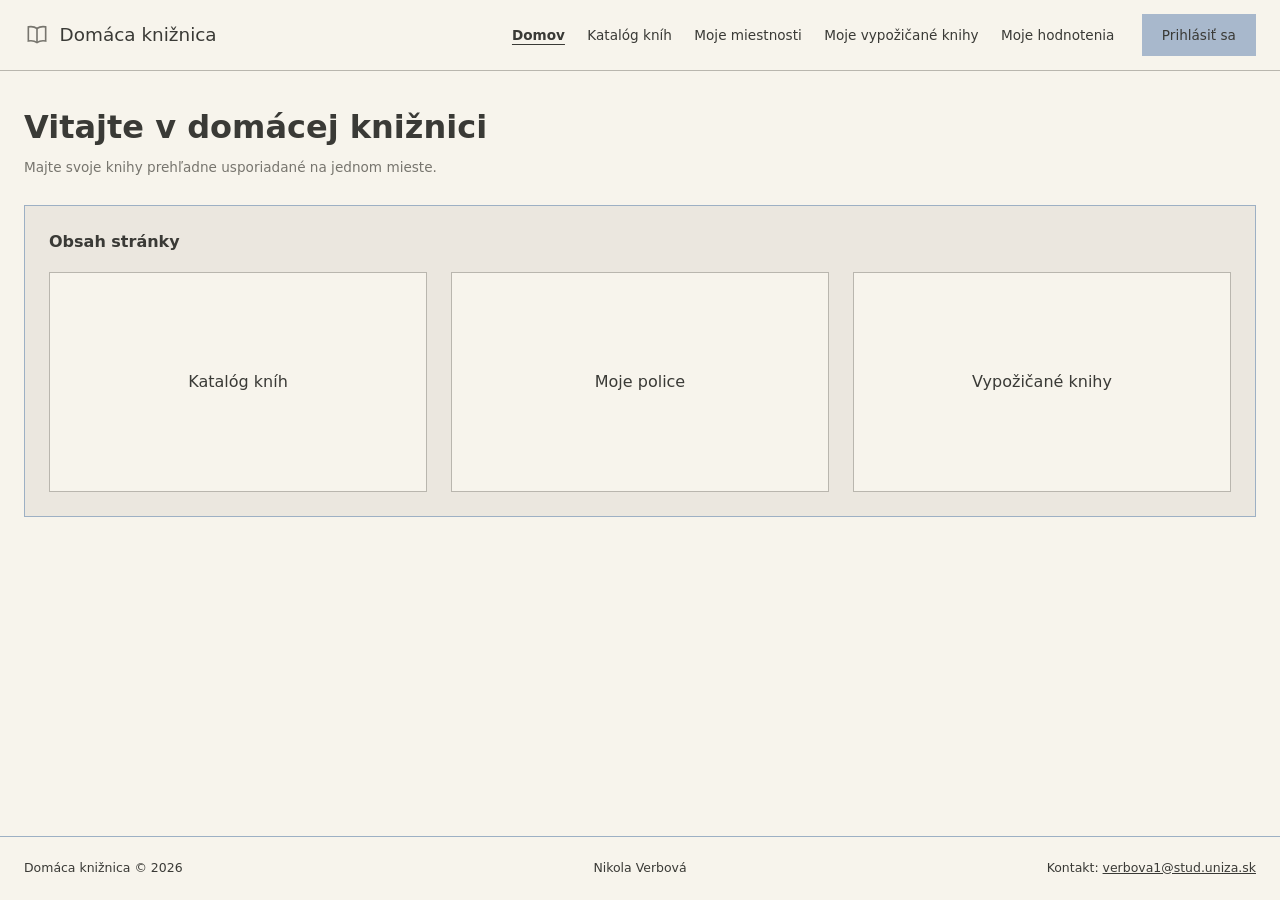
<file: html/index.html>
<!DOCTYPE html>
<html lang="sk">
<head>
<meta charset="UTF-8">
<meta name="viewport" content="width=device-width, initial-scale=1">
<title>Domov – Domáca knižnica</title>
<link rel="stylesheet" href="styles.css">
</head>
<body>
<header class="site-header">
  <div class="header-inner">
    <a class="brand" href="index.html">
      <svg viewBox="0 0 24 24" aria-hidden="true"><path d="M12 6c-2-1.5-5-2-8-1.5v13c3-.5 6 0 8 1.5 2-1.5 5-2 8-1.5v-13C17 4 14 4.5 12 6z"/><path d="M12 6v13"/>
      </svg><span>Domáca knižnica</span></a>
    <input type="checkbox" id="nav-toggle" class="nav-toggle" aria-label="Zobraziť menu">
    <label for="nav-toggle" class="nav-button">☰ Menu</label>
    <nav class="main-nav" aria-label="Hlavná navigácia">
      <ul>
        <li><a href="index.html" aria-current="page">Domov</a></li>
        <li><a href="katalog.html">Katalóg kníh</a></li>
        <li><a href="#">Moje miestnosti</a></li>
        <li><a href="#">Moje vypožičané knihy</a></li>
        <li><a href="#">Moje hodnotenia</a></li>
        <li><a class="btn" href="#">Prihlásiť sa</a></li>
      </ul>
    </nav>
  </div>
</header>
<main>
  <div class="page-head">
    <h1>Vitajte v domácej knižnici</h1>
    <p class="subtitle">Majte svoje knihy prehľadne usporiadané na jednom mieste.</p>
  </div>
  <section class="content-box" aria-labelledby="obsah">
    <h2 id="obsah">Obsah stránky</h2>
    <div class="tiles">
      <a class="tile" href="katalog.html">Katalóg kníh</a>
      <a class="tile" href="#">Moje police</a>
      <a class="tile" href="#">Vypožičané knihy</a>
    </div>
  </section>
</main>
<footer class="site-footer">
  <div class="footer-inner">
    <p>Domáca knižnica © 2026</p>
    <p>Nikola Verbová</p>
    <p>Kontakt: <a href="mailto:verbova1@stud.uniza.sk">verbova1@stud.uniza.sk</a></p>
  </div>
</footer>
</body>
</html>
</file>
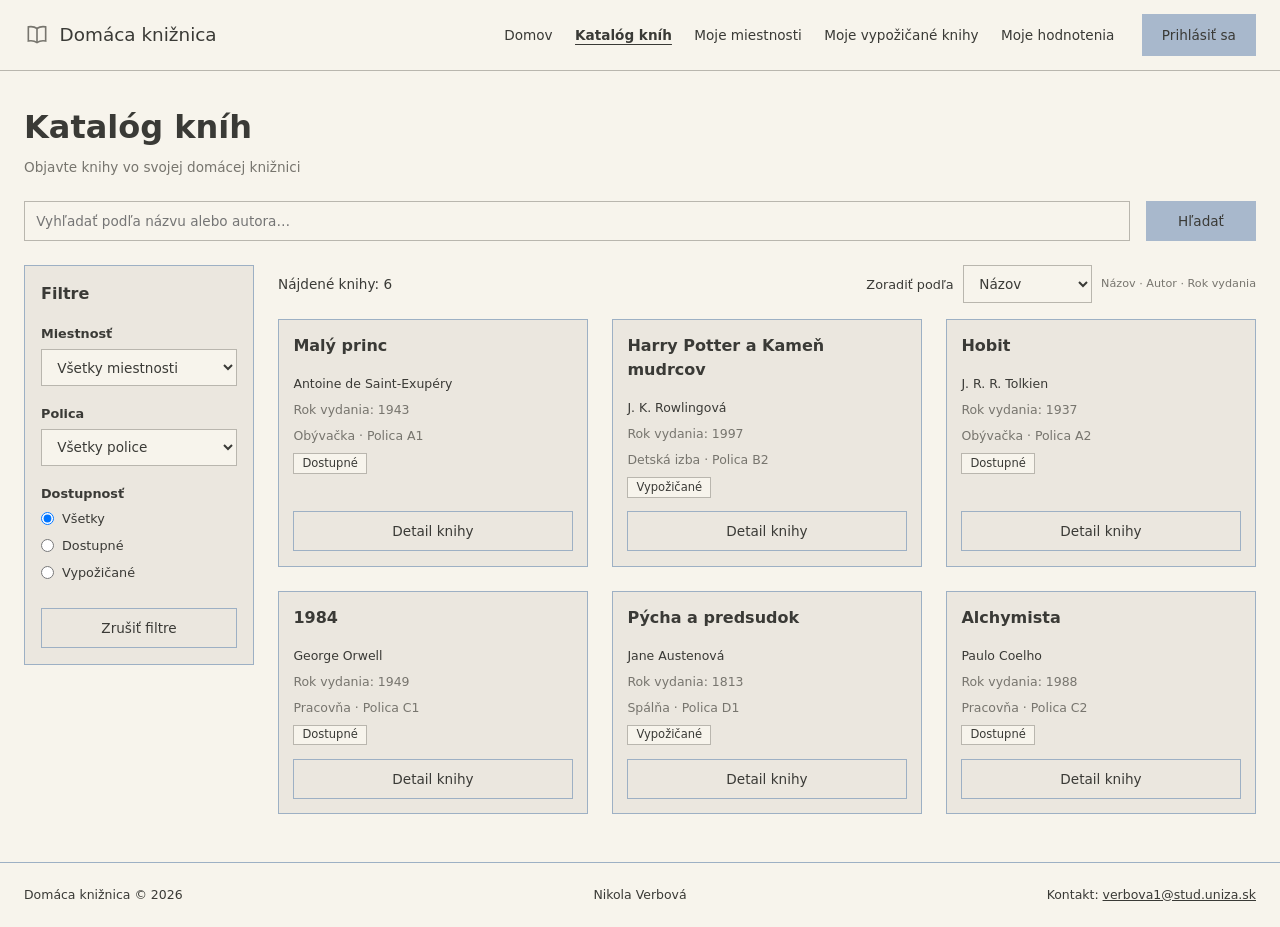
<file: html/katalog.html>
<!DOCTYPE html>
<html lang="sk">
<head>
<meta charset="UTF-8">
<meta name="viewport" content="width=device-width, initial-scale=1">
<title>Katalóg kníh – Domáca knižnica</title>
<link rel="stylesheet" href="styles.css">
</head>
<body>
<header class="site-header">
  <div class="header-inner">
    <a class="brand" href="index.html">
      <svg viewBox="0 0 24 24" aria-hidden="true"><path d="M12 6c-2-1.5-5-2-8-1.5v13c3-.5 6 0 8 1.5 2-1.5 5-2 8-1.5v-13C17 4 14 4.5 12 6z"/><path d="M12 6v13"/></svg>
      <span>Domáca knižnica</span></a>
    <input type="checkbox" id="nav-toggle" class="nav-toggle" aria-label="Zobraziť menu">
    <label for="nav-toggle" class="nav-button">☰ Menu</label>
    <nav class="main-nav" aria-label="Hlavná navigácia">
      <ul>
        <li><a href="index.html">Domov</a></li>
        <li><a href="katalog.html" aria-current="page">Katalóg kníh</a></li>
        <li><a href="#">Moje miestnosti</a></li>
        <li><a href="#">Moje vypožičané knihy</a></li>
        <li><a href="#">Moje hodnotenia</a></li>
        <li><a class="btn" href="#">Prihlásiť sa</a></li>
      </ul>
    </nav>
  </div>
</header>
<main>
  <div class="page-head">
    <h1>Katalóg kníh</h1>
    <p class="subtitle">Objavte knihy vo svojej domácej knižnici</p>
  </div>

  <form class="search" action="#" role="search">
    <label for="q" class="visually-hidden">Vyhľadať podľa názvu alebo autora</label>
    <input id="q" type="search" placeholder="Vyhľadať podľa názvu alebo autora…">
    <button class="btn" type="button">Hľadať</button>
  </form>

  <div class="catalog">
    <aside aria-label="Filtre">
      <form class="filters" action="#">
        <h2>Filtre</h2>
        <div class="field">
          <label for="room">Miestnosť</label>
          <select id="room"><option>Všetky miestnosti</option><option>Obývačka</option><option>Detská izba</option><option>Pracovňa</option><option>Spálňa</option></select>
        </div>
        <div class="field">
          <label for="shelf">Polica</label>
          <select id="shelf"><option>Všetky police</option><option>Polica A1</option><option>Polica A2</option><option>Polica B2</option><option>Polica C1</option><option>Polica C2</option><option>Polica D1</option></select>
        </div>
        <fieldset class="field-wide">
          <legend>Dostupnosť</legend>
          <label class="radio"><input type="radio" name="avail" checked> Všetky</label>
          <label class="radio"><input type="radio" name="avail"> Dostupné</label>
          <label class="radio"><input type="radio" name="avail"> Vypožičané</label>
        </fieldset>
        <button class="btn btn-outline btn-block" type="reset">Zrušiť filtre</button>
      </form>
    </aside>

    <section aria-label="Výsledky">
      <div class="toolbar">
        <p>Nájdené knihy: 6</p>
        <div class="sort">
          <label for="sort">Zoradiť podľa</label>
          <select id="sort"><option>Názov</option><option>Autor</option><option>Rok vydania</option></select>
          <small>Názov · Autor · Rok vydania</small>
        </div>
      </div>
      <ul class="book-grid">
        <li><article class="book-card">
          <h3>Malý princ</h3>
          <p class="author">Antoine de Saint-Exupéry</p>
          <p>Rok vydania: 1943</p>
          <p>Obývačka · Polica A1</p>
          <span class="badge">Dostupné</span>
          <a class="btn btn-outline btn-block" href="#">Detail knihy</a>
        </article></li>
        <li><article class="book-card">
          <h3>Harry Potter a Kameň mudrcov</h3>
          <p class="author">J. K. Rowlingová</p>
          <p>Rok vydania: 1997</p>
          <p>Detská izba · Polica B2</p>
          <span class="badge">Vypožičané</span>
          <a class="btn btn-outline btn-block" href="#">Detail knihy</a>
        </article></li>
        <li><article class="book-card">
          <h3>Hobit</h3>
          <p class="author">J. R. R. Tolkien</p>
          <p>Rok vydania: 1937</p>
          <p>Obývačka · Polica A2</p>
          <span class="badge">Dostupné</span>
          <a class="btn btn-outline btn-block" href="#">Detail knihy</a>
        </article></li>
        <li><article class="book-card">
          <h3>1984</h3>
          <p class="author">George Orwell</p>
          <p>Rok vydania: 1949</p>
          <p>Pracovňa · Polica C1</p>
          <span class="badge">Dostupné</span>
          <a class="btn btn-outline btn-block" href="#">Detail knihy</a>
        </article></li>
        <li><article class="book-card">
          <h3>Pýcha a predsudok</h3>
          <p class="author">Jane Austenová</p>
          <p>Rok vydania: 1813</p>
          <p>Spálňa · Polica D1</p>
          <span class="badge">Vypožičané</span>
          <a class="btn btn-outline btn-block" href="#">Detail knihy</a>
        </article></li>
        <li><article class="book-card">
          <h3>Alchymista</h3>
          <p class="author">Paulo Coelho</p>
          <p>Rok vydania: 1988</p>
          <p>Pracovňa · Polica C2</p>
          <span class="badge">Dostupné</span>
          <a class="btn btn-outline btn-block" href="#">Detail knihy</a>
        </article></li>
      </ul>
    </section>
  </div>
</main>
<footer class="site-footer">
  <div class="footer-inner">
    <p>Domáca knižnica © 2026</p>
    <p>Nikola Verbová</p>
    <p>Kontakt: <a href="mailto:verbova1@stud.uniza.sk">verbova1@stud.uniza.sk</a></p>
  </div>
</footer>
</body>
</html>
</file>
<file: html/styles.css>
:root{
  --bg:#f7f4ec; --panel:#ebe7df; --ink:#3a3a36; --muted:#77756e;
  --line:#b9b6ae; --blue:#9db0c4; --btn:#a8b8cc; --btn-hover:#92a5bc;
  --sans:Inter,system-ui,-apple-system,"Segoe UI",Roboto,Arial,sans-serif;
}
*,*::before,*::after{box-sizing:border-box}
html{-webkit-text-size-adjust:100%}
body{margin:0;font-family:var(--sans), sans-serif;color:var(--ink);background:var(--bg);line-height:1.5;
  min-height:100vh;display:flex;flex-direction:column;overflow-x:hidden}
a{color:inherit}
h1,h2,h3,p{margin:0}
h1{font-size:clamp(1.6rem,4vw,2rem);font-weight:600;margin-bottom:.35rem}
h2{font-size:1rem;font-weight:600}
h3{font-size:1rem;font-weight:600}
:focus-visible{outline:3px solid #5f7da0;outline-offset:2px}

/* Hlavička */
.site-header{background:var(--bg);border-bottom:1px solid var(--line)}
.header-inner{max-width:1280px;margin:0 auto;padding:.9rem 1.5rem;display:flex;align-items:center;gap:1rem;flex-wrap:wrap}
.brand{display:flex;align-items:center;gap:.6rem;text-decoration:none;font-size:1.15rem;font-weight:500;margin-right:auto}
.brand svg{width:26px;height:26px;stroke:var(--muted);fill:none;stroke-width:1.5}
.nav-toggle{position:absolute;opacity:0;pointer-events:none}
.nav-button{display:none;cursor:pointer;border:1px solid var(--line);padding:.4rem .8rem}
.main-nav ul{list-style:none;margin:0;padding:0;display:flex;align-items:center;gap:1.4rem;flex-wrap:wrap}
.main-nav a{text-decoration:none;font-size:.85rem;padding:.2rem 0}
.main-nav a:not(.btn):hover{text-decoration:underline}
.main-nav a[aria-current="page"]{text-decoration:underline;text-underline-offset:4px;font-weight:600}
.main-nav a.btn{padding:.6rem 1.2rem;margin-left:.3rem}

/* Tlačidlá a formuláre */
.btn{display:inline-block;font:inherit;font-size:.85rem;padding:.55rem 1.2rem;border:1px solid var(--btn);
  background:var(--btn);color:var(--ink);text-decoration:none;cursor:pointer;text-align:center}
.btn:hover{background:var(--btn-hover);border-color:var(--btn-hover)}
.btn-outline{background:transparent;border-color:var(--blue)}
.btn-outline:hover{background:var(--btn)}
.btn-block{display:block;width:100%}
label,legend{display:block;font-size:.8rem;font-weight:600;margin-bottom:.35rem;padding:0}
input[type="search"],select{font:inherit;font-size:.85rem;width:100%;padding:.55rem .7rem;border:1px solid var(--line);
  background:var(--bg);color:var(--ink);border-radius:0}
.field{margin-bottom:1.1rem}
fieldset{border:0;margin:0 0 1.1rem;padding:0}
.radio{display:flex;align-items:center;gap:.5rem;font-size:.8rem;font-weight:400;margin-bottom:.5rem}
.radio input{margin:0}

/* Pomocné */
.visually-hidden{position:absolute;left:-9999px}

/* Rozloženie */
main{flex:1;width:100%;max-width:1280px;margin:0 auto;padding:2rem 1.5rem 3rem}
.subtitle{font-size:.85rem;color:var(--muted)}
.page-head{margin-bottom:1.5rem}

/* Domov */
.content-box{background:var(--panel);border:1px solid var(--blue);padding:1.5rem;margin-top:1.75rem}
.content-box>h2{margin-bottom:1.1rem}
.tiles{display:grid;grid-template-columns:repeat(3,1fr);gap:1.5rem}
.tile{display:flex;align-items:center;justify-content:center;min-height:220px;border:1px solid var(--line);
  background:var(--bg);text-decoration:none;text-align:center;padding:1rem}
.tile:hover{border-color:#5f7da0;background:#fff}

/* Katalóg */
.search{display:flex;gap:1rem;margin-bottom:1.5rem}
.search input{flex:1;min-width:0}
.search .btn{min-width:110px}
.catalog{display:grid;grid-template-columns:230px 1fr;gap:1.5rem;align-items:start}
.filters{background:var(--panel);border:1px solid var(--blue);padding:1rem}
.filters h2{margin-bottom:1.1rem}
.toolbar{display:flex;justify-content:space-between;align-items:center;gap:1rem;flex-wrap:wrap;margin-bottom:1rem;font-size:.85rem}
.sort{display:flex;align-items:center;gap:.6rem}
.sort label{margin:0;font-weight:400}
.sort select{width:auto;min-width:110px}
.sort small{color:var(--muted);font-size:.7rem}
.book-grid{list-style:none;margin:0;padding:0;display:grid;grid-template-columns:repeat(3,1fr);gap:1.5rem}
.book-card{height:100%;display:flex;flex-direction:column;gap:.45rem;background:var(--panel);border:1px solid var(--blue);padding:.9rem}
.book-card p{font-size:.78rem;color:var(--muted)}
.book-card .author{color:var(--ink);margin-top:.6rem}
.badge{align-self:flex-start;margin-bottom:.4rem;font-size:.72rem;padding:.05rem .5rem;border:1px solid var(--line);background:var(--bg);color:var(--ink)}
.book-card .btn{margin-top:auto}

/* Päta */
.site-footer{border-top:1px solid var(--blue);font-size:.78rem}
.footer-inner{max-width:1280px;margin:0 auto;padding:1.4rem 1.5rem;display:grid;grid-template-columns:1fr auto 1fr;gap:1rem;align-items:center}
.footer-inner p:nth-child(2){text-align:center}
.footer-inner p:last-child{text-align:right}

@media (max-width:1000px){
  .book-grid{grid-template-columns:repeat(2,1fr)}
  .tiles{gap:1rem}
}

@media (max-width:820px){
  .catalog{grid-template-columns:1fr}
  .filters form{display:grid;grid-template-columns:1fr 1fr;column-gap:1rem}
  .filters .field-wide{grid-column:1/-1}
  .filters .btn{grid-column:1/-1}
  .tiles{grid-template-columns:1fr}
  .tile{min-height:110px}
}

@media (max-width:640px){
  .header-inner,main{padding-left:1rem;padding-right:1rem}
  .nav-button{display:block}
  .main-nav{display:none;width:100%;order:3}
  .nav-toggle:checked ~ .main-nav{display:block}
  .main-nav ul{flex-direction:column;align-items:stretch;gap:0}
  .main-nav li{border-top:1px solid var(--line)}
  .main-nav a{display:block;padding:.7rem 0}
  .main-nav a.btn{margin:.6rem 0;padding:.7rem}
  .search{flex-direction:column;gap:.6rem}
  .filters form{grid-template-columns:1fr}
  .book-grid{grid-template-columns:1fr}
  .toolbar{flex-direction:column;align-items:flex-start}
  .sort small{display:none}
  .footer-inner{grid-template-columns:1fr;text-align:center}
  .footer-inner p:nth-child(2),.footer-inner p:last-child{text-align:center}
}
</file>
